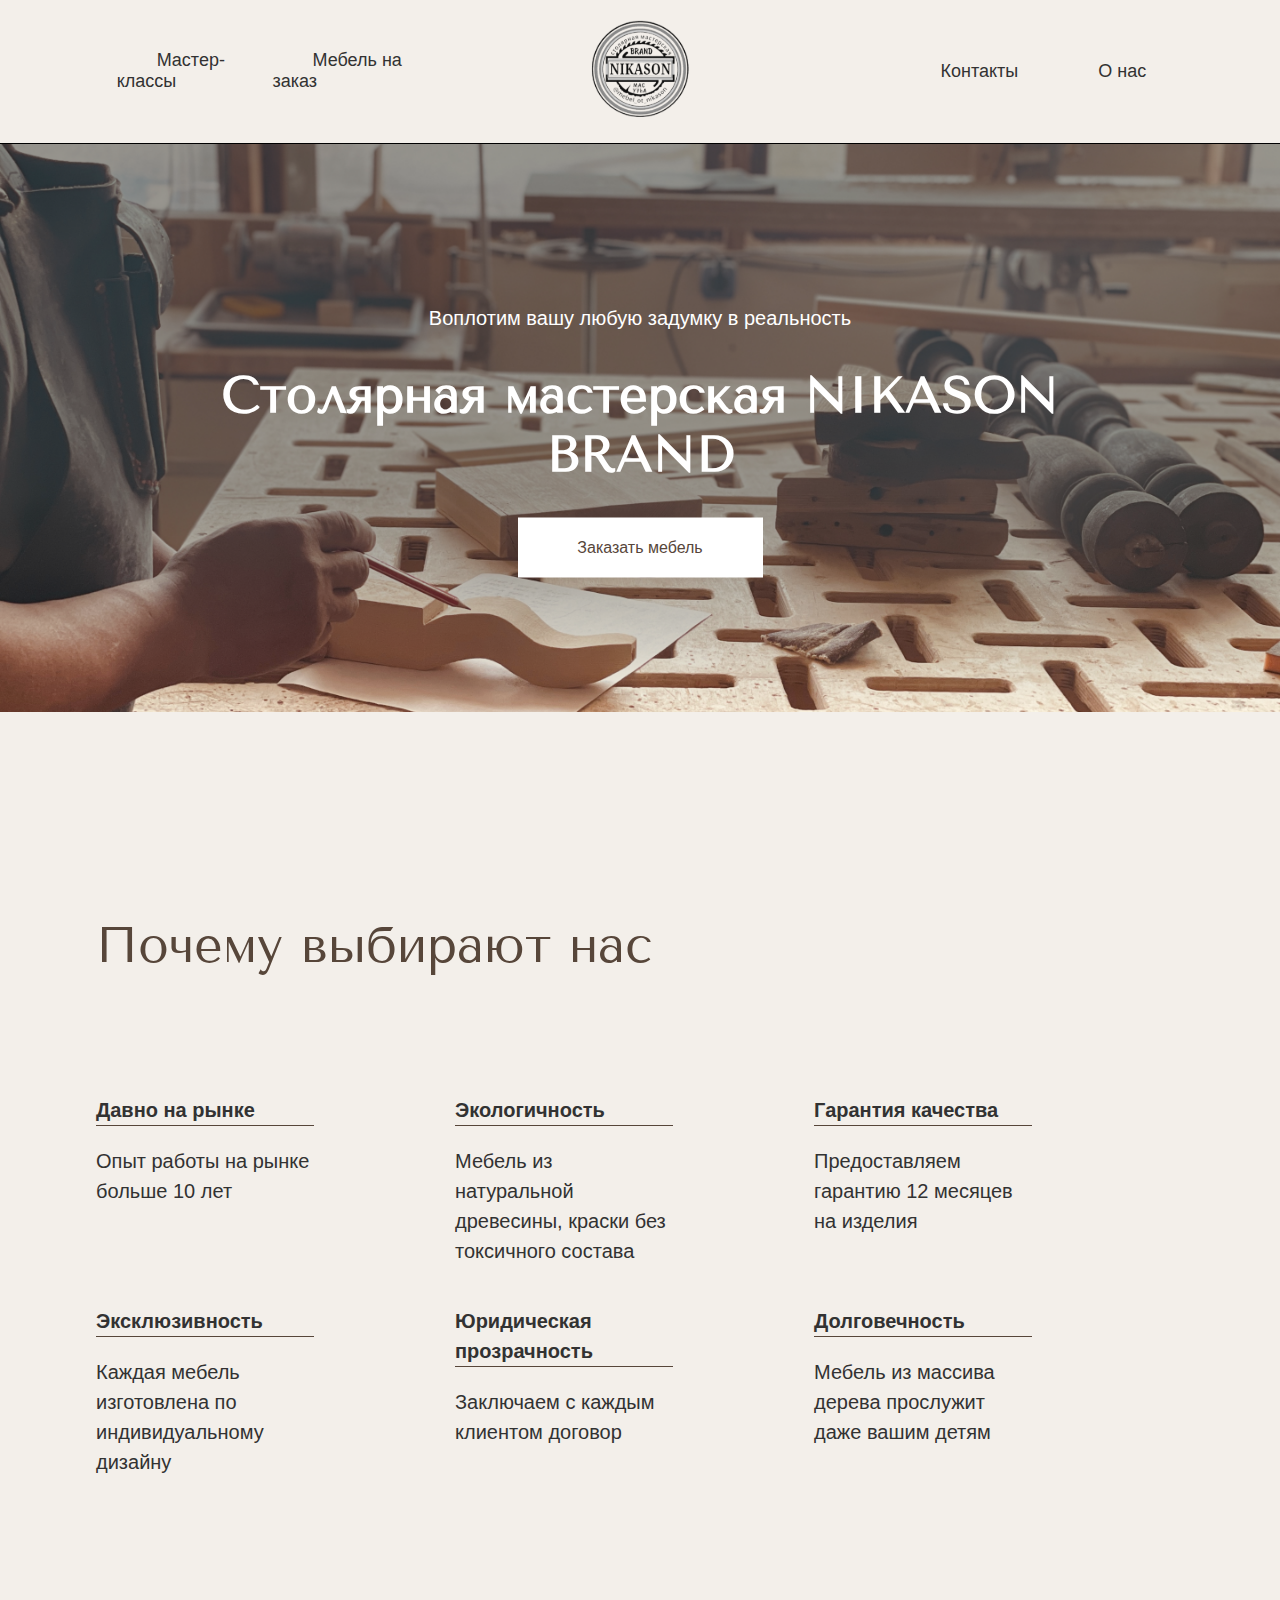
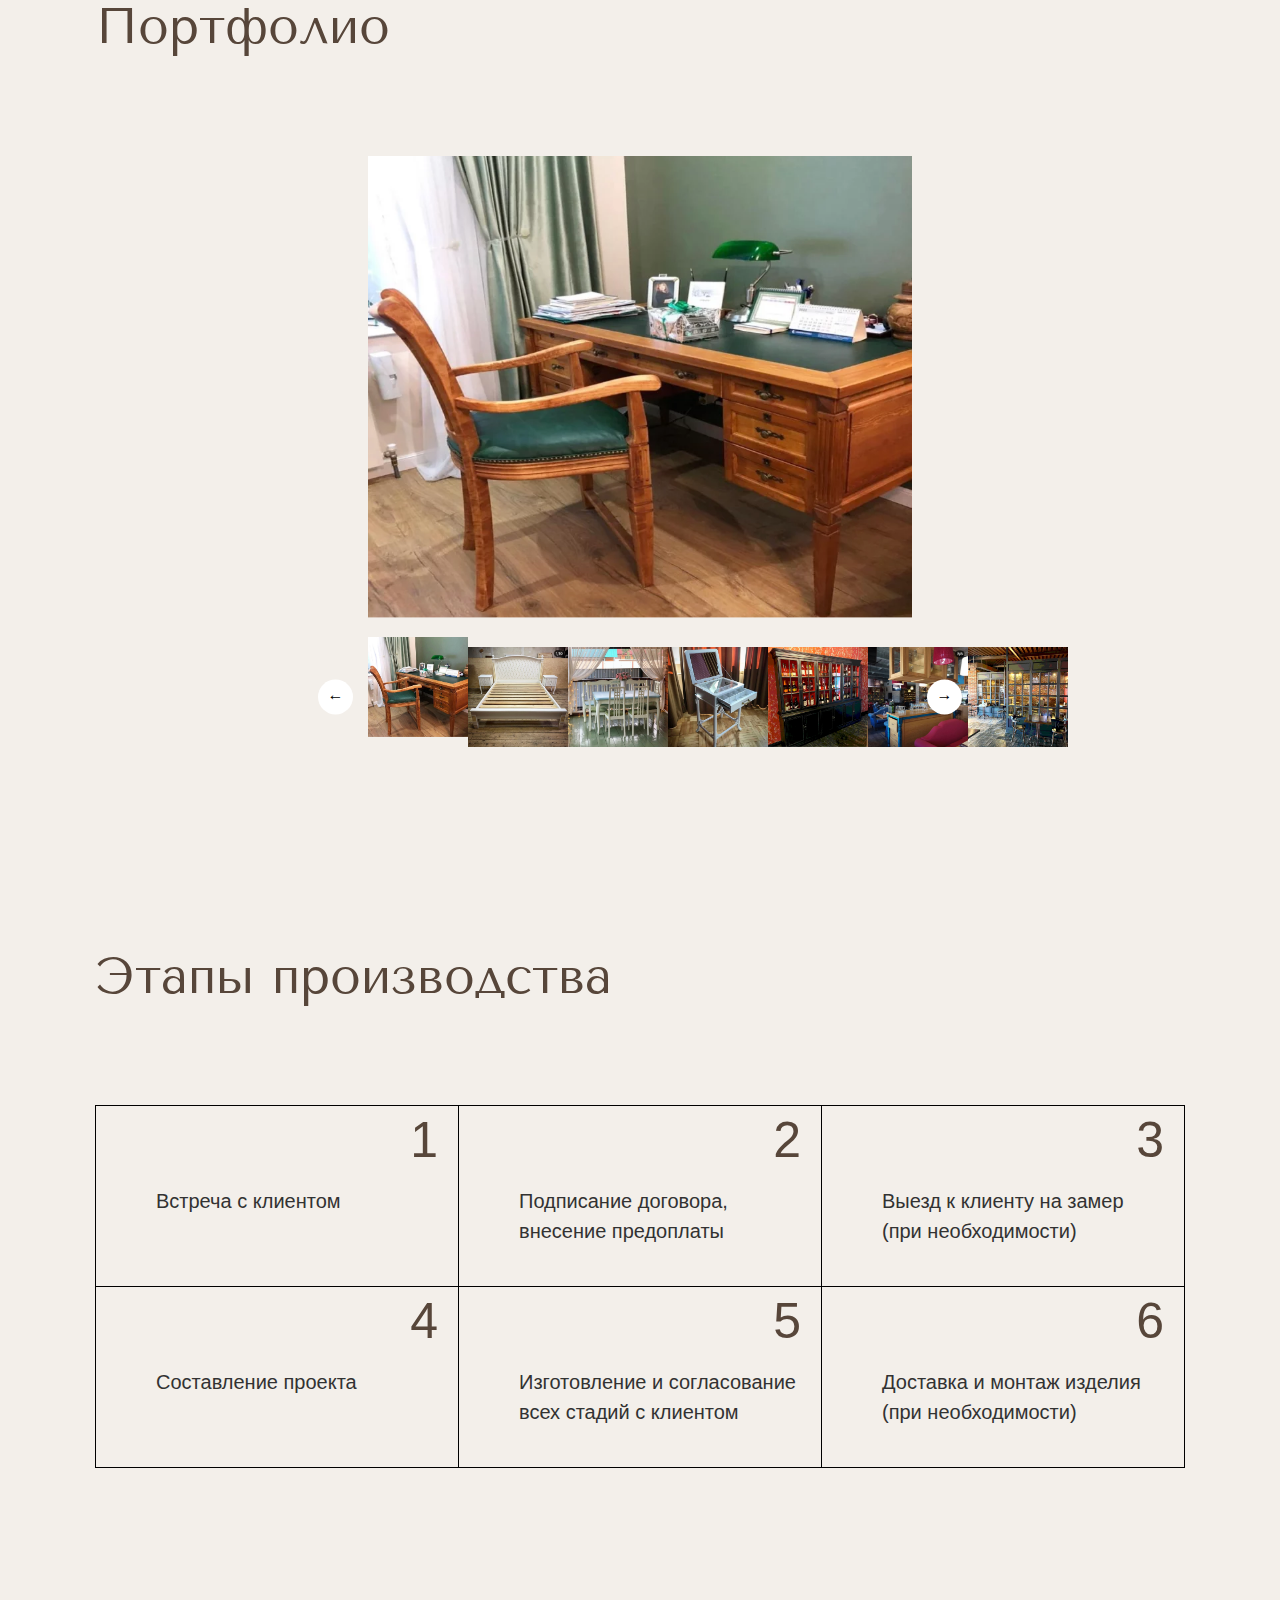
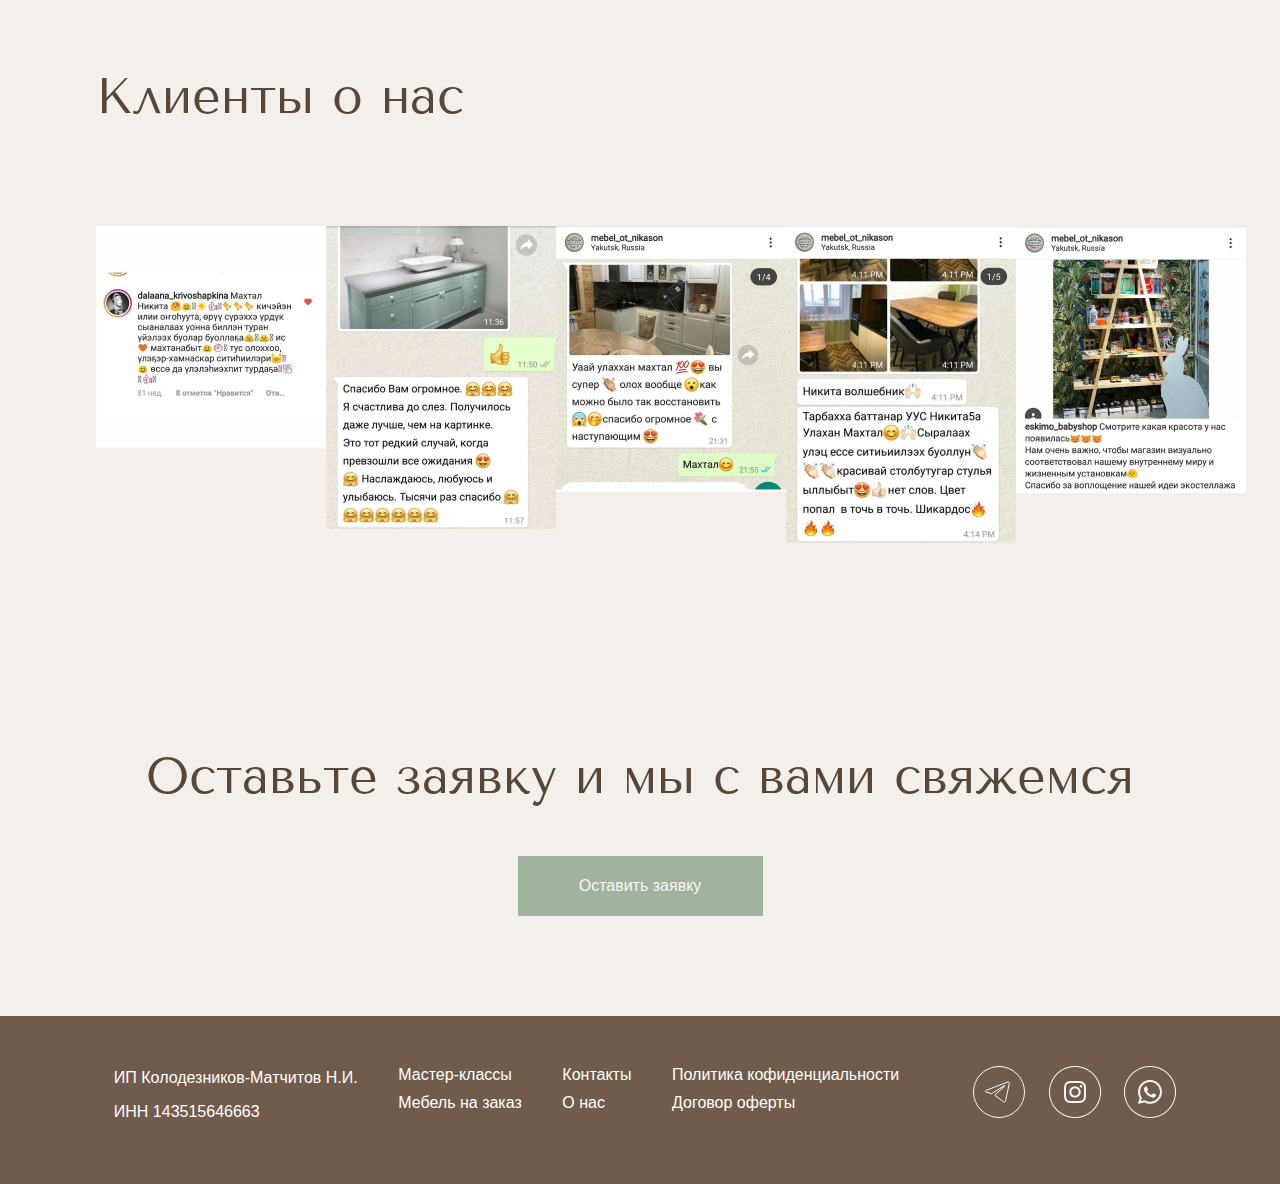
<file: lab1/furniture.html>
<!DOCTYPE html>
<html lang="ru">

<head>
  <meta charset="UTF-8">
  <meta name="viewport" content="width=device-width, initial-scale=1, minimum-scale=1.0">
  <link rel="stylesheet" href="style.css">
  <link rel="stylesheet" href="mobile.css">
  <link rel="preconnect" href="https://fonts.googleapis.com">
  <link rel="preconnect" href="https://fonts.gstatic.com" crossorigin>
  <link href="https://fonts.googleapis.com/css2?family=Tenor+Sans&display=swap" rel="stylesheet">
  <title>Мебель на заказ</title>
</head>

<body>
  <div class="modal_wrapper" style="display: none;">
    <div class="modal">
      <div class="modal_close" onclick="toggleModal(false)">✖</div>
      <p>Оставьте заявку</p>
      <input type="text" id="name" placeholder="Имя" />
      <input type="text" id="phone" placeholder="Телефон" />
      <input type="button" class="send" value="Отправить" />
    </div>
  </div>

  <header class="header">
    <div class="header__open">
      <div class="header__hamburger">
        <div></div>
        <div></div>
        <div></div>
      </div>
    </div>
    <div class="header__inner">
      <div class="header__close">✖</div>
      <nav class="nav">
        <ul class="nav__list">
          <li class="nav__item">
            <a href="master.html" class="header__link">Мастер-классы</a>
          </li>
          <li class="header__item">
            <a href="furniture.html" class="header__link">Мебель на заказ</a>
          </li>
        </ul>
  
        <div class="nav__item">
          <a href="index.html">
            <img src="img/logo.svg" class="header__logo-pic" alt="logo">
          </a>
        </div>
  
        <ul class="nav__list">
          <li class="nav__item">
            <a href="#" class="header__link_contacts">Контакты</a>
          </li>
          <li class="nav__item">
            <a href="info.html" class="header__link">О нас</a>
          </li>
        </ul>
      </nav>
    </div>
  </header>

  <section class="custom_furniture">
    <img src="img/furniture/IMG_6437 1.png" alt="Столярная" class="header_image">
    <div class="furniture_describe">
      <p>Воплотим вашу любую задумку в реальность</p>
      <h1>Столярная мастерская NIKASON BRAND</h1>
      <button class="header_cont_image-button">Заказать мебель</button>
    </div>
  </section>
  <main class="container_main furniture">
    <h1 class="header_why_we">
      Почему выбирают нас
    </h1>
    <section class="answers">
      <div class="answer">
        <p class="headers_p_main">
          Давно на рынке
        </p>
        <div class="headers_rectangle"></div>
        <p class="headers_description">
          Опыт работы на рынке больше 10 лет
        </p>
      </div>
      <div class="answer">
        <p class="headers_p_main">
          Экологичность
        </p>
        <div class="headers_rectangle"></div>
        <p class="headers_description">
          Мебель из натуральной древесины, краски без токсичного состава
        </p>
      </div>
      <div class="answer">
        <p class="headers_p_main">
          Гарантия качества
        </p>
        <div class="headers_rectangle"></div>
        <p class="headers_description">
          Предоставляем гарантию 12 месяцев на изделия
        </p>
      </div>
      <div class="answer">
        <p class="headers_p_main">
          Эксклюзивность
        </p>
        <div class="headers_rectangle"></div>
        <p class="headers_description">
          Каждая мебель изготовлена по индивидуальному дизайну
        </p>
      </div>
      <div class="answer">
        <p class="headers_p_main">
          Юридическая прозрачность
        </p>
        <div class="headers_rectangle"></div>
        <p class="headers_description">
          Заключаем с каждым клиентом договор
        </p>
      </div>
      <div class="answer">
        <p class="headers_p_main">
          Долговечность
        </p>
        <div class="headers_rectangle"></div>
        <p class="headers_description">
          Мебель из массива дерева прослужит даже вашим детям
        </p>
      </div>
    </section>

    <section class="porfolio">
      <h1>Портфолио</h1>
      <div class="slider case_portfolio">
        <div class="main_slides_wrapper">
          <div class="main_photo">
            <img src="img/furniture/1.png" />
          </div>
        </div>
        <div class="controls">
          <div class="button prev" style="display: none;">←</div>
          <div class="button next">→</div>
        </div>
        <div class="desktop_slides">
          <div class="button prev">←</div>
          <div class="slides d_flex justify_content_between width_100 pos_rel">
            <img src="img/furniture/1.png" class="current" alt="Фото 1" />
            <img src="img/furniture/2.png" alt="Фото 2" />
            <img src="img/furniture/3.png" alt="Фото 3" />
            <img src="img/furniture/4.png" alt="Фото 4" />
            <img src="img/furniture/5.png" alt="Фото 5" />
            <img src="img/furniture/6.png" alt="Фото 6" />
            <img src="img/furniture/7.png" alt="Фото 7" />
          </div>
          <div class="button next">→</div>
        </div>
      </div>
    </section>

    <section class="stages">
      <h1>
        Этапы производства
      </h1>
      <div class="stages_table">
        <div class="grid_container">
          <div class="grid_item">
            <span>1</span>
            <p>Встреча с клиентом</p>
          </div>
          <div class="grid_item">
            <span>2</span>
            <p>Подписание договора, внесение предоплаты</p>
          </div>
          <div class="grid_item"><span>3</span>
            <p>Выезд к клиенту на замер (при необходимости)</p>
          </div>
          <div class="grid_item"><span>4</span>
            <p>Составление проекта</p>
          </div>
          <div class="grid_item"><span>5</span>
            <p>Изготовление и согласование всех стадий с клиентом</p>
          </div>
          <div class="grid_item"><span>6</span>
            <p>Доставка и монтаж изделия (при необходимости)</p>
          </div>
        </div>
      </div>
    </section>

    <section class="about">
      <h1>
        Клиенты о нас
      </h1>
      <div class="slider">
        <div class="controls">
          <div class="button prev" style="display: none;">←</div>
          <div class="button next">→</div>
        </div>
        <div class="slider_container reviews">
          <div class="slide">
            <a href="/" class="header__logo-link">
              <img src="img/furniture/IMG_4714 1.png" alt="Столярная" class="header_cont_image-pic">
            </a>
          </div>
          <div class="slide">
            <a href="/" class="header__logo-link">
              <img src="img/furniture/IMG_4707 1.png" alt="Столярная" class="header_cont_image-pic">
            </a>
          </div>
          <div class="slide">
            <a href="/" class="header__logo-link">
              <img src="img/furniture/IMG_4708 1.png" alt="Столярная" class="header_cont_image-pic">
            </a>
          </div>
          <div class="slide">
            <a href="/" class="header__logo-link">
              <img src="img/furniture/IMG_4712 1.png" alt="Столярная" class="header_cont_image-pic">
            </a>
          </div>
          <div class="slide">
            <a href="/" class="header__logo-link">
              <img src="img/furniture/IMG_4715 1.png" alt="Столярная" class="header_cont_image-pic">
            </a>
          </div>
        </div>
      </div>
    </section>

    <section class="application">
      <h1 class="application_title">
        Оставьте заявку и мы с вами свяжемся
      </h1>
      <div class="application_button">
        <button onclick="toggleModal(true)">Оставить заявку</button>
      </div>
    </section>
  </main>


  <footer class="footer">
    <div class="footer-inner">
      <div class="footer-text">
        <div class="info">
          <p>ИП Колодезников-Матчитов Н.И.</p>
          <p>ИНН 143515646663</p>
        </div>
        <div class="links">
          <a href="#" class="link">Мастер-классы</a>
          <a href="#" class="link">Мебель на заказ</a>
        </div>
        <div class="links">
          <a href="#" class="link">Контакты</a>
          <a href="#" class="link">О нас</a>
        </div>
        <div class="links">
          <a href="#" class="link">Политика кофиденциальности</a>
          <a href="#" class="link">Договор оферты</a>
        </div>
      </div>
      <small class="footer-inner__link">
        <a href="#"><img src="img/tg_white.svg" alt="inst"></a>
        <a href="#"><img src="img/inst_white.png" alt="inst"></a>
        <a href="#"><img src="img/wh_white.png" alt="wh"></a>
      </small>
    </div>
  </footer>
  <script src="js/script.js"></script>
</body>

</html>
</file>
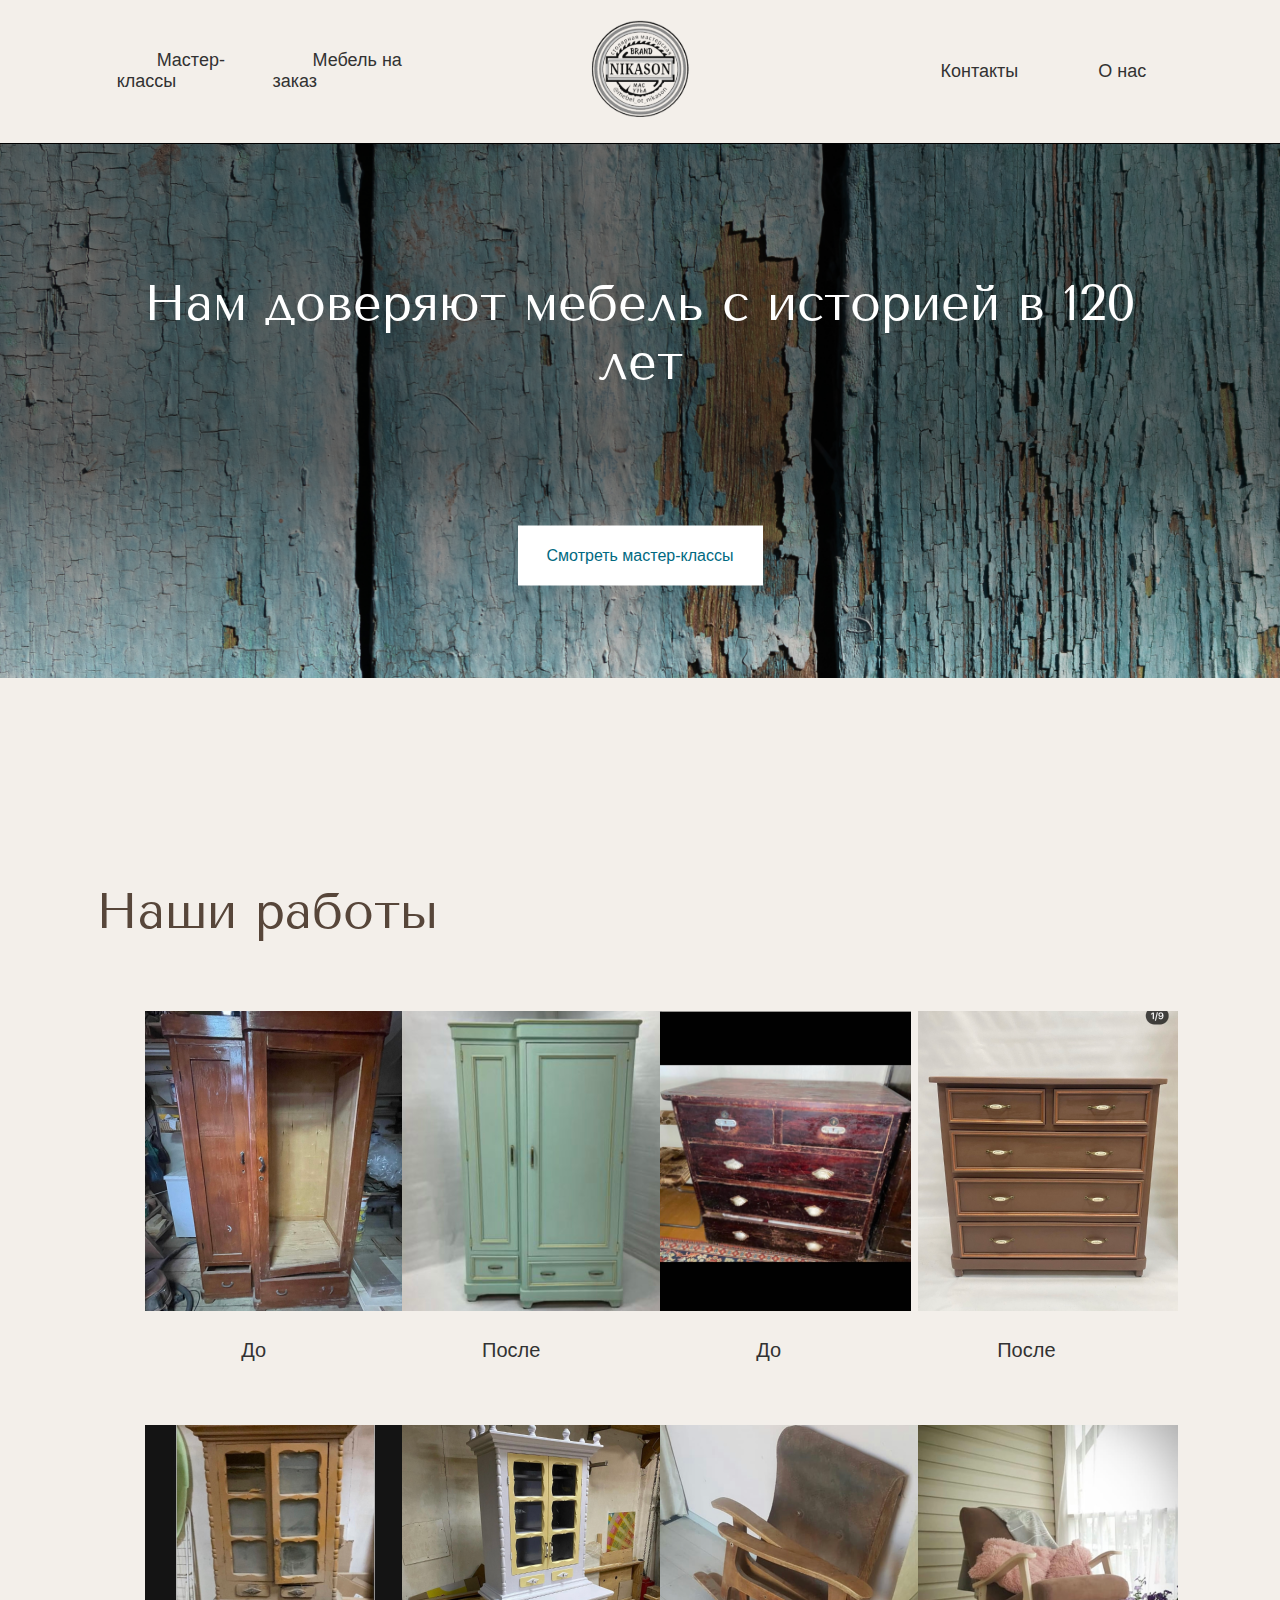
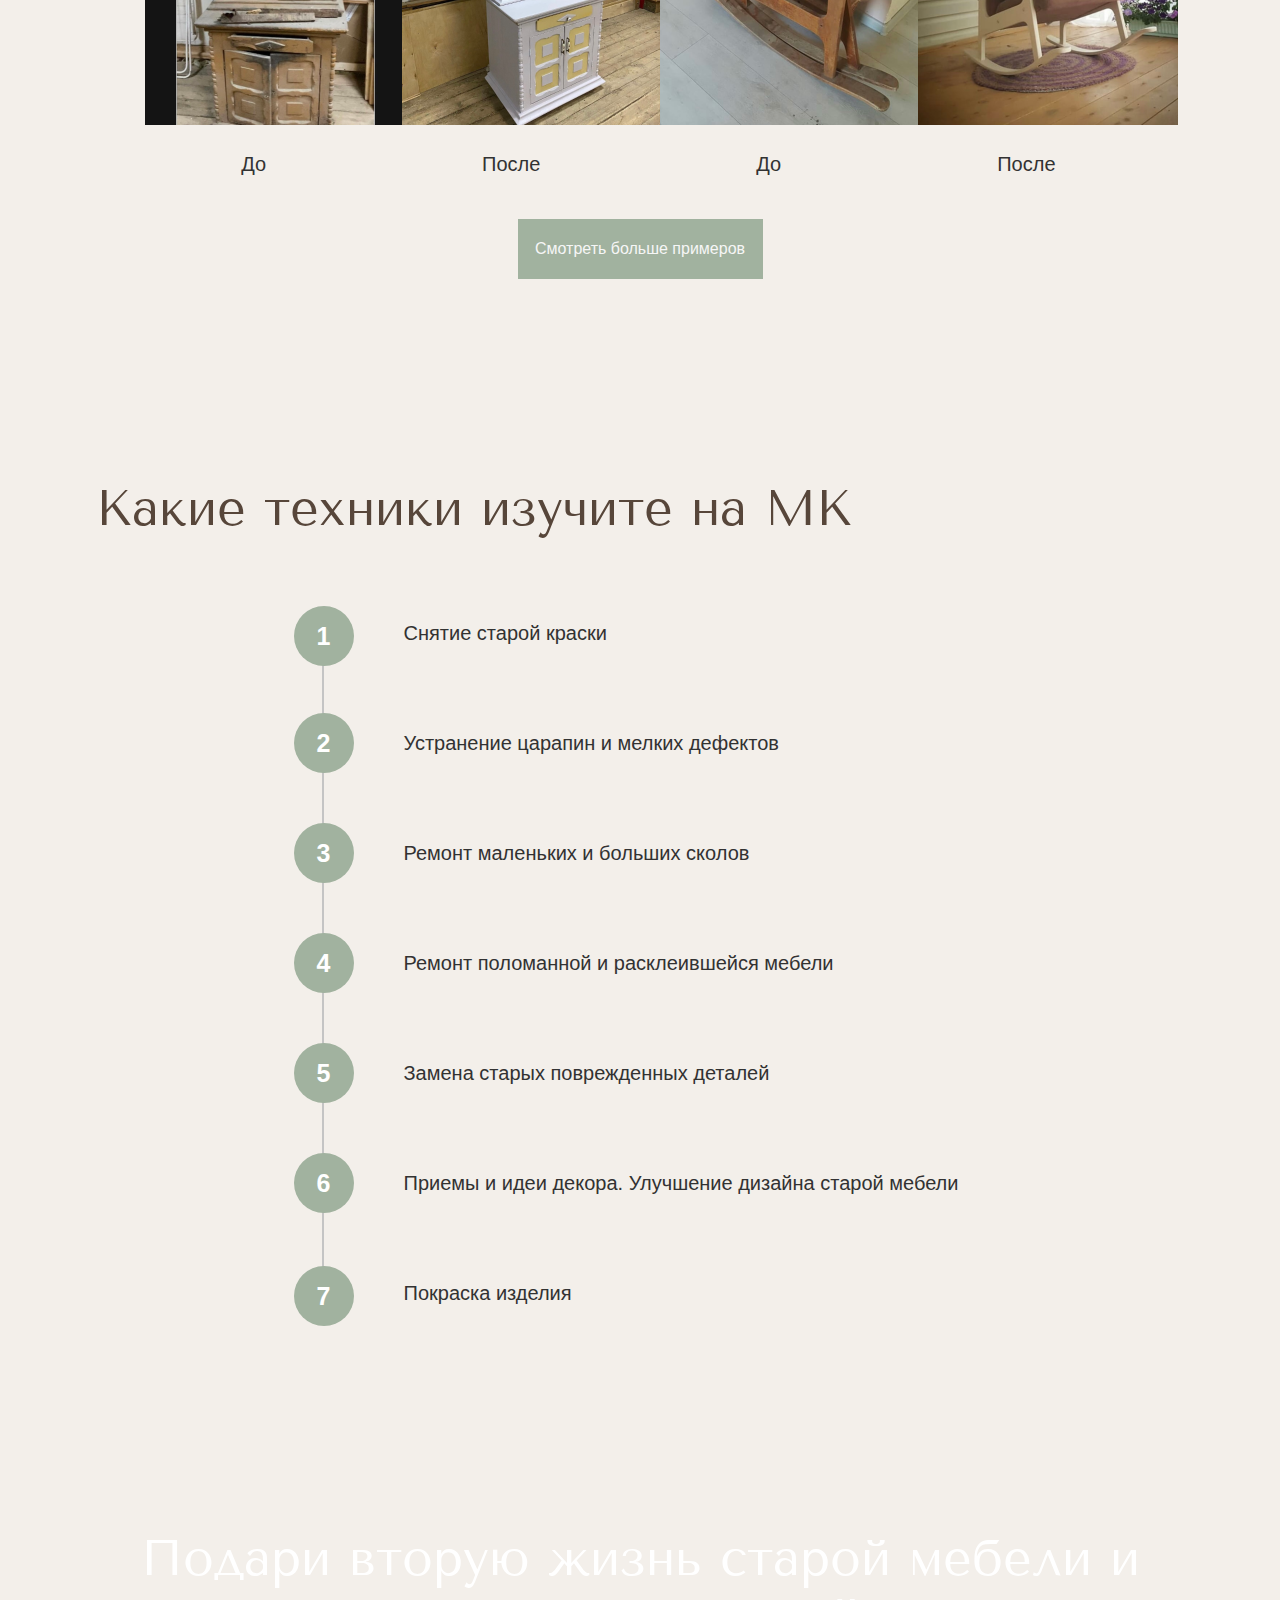
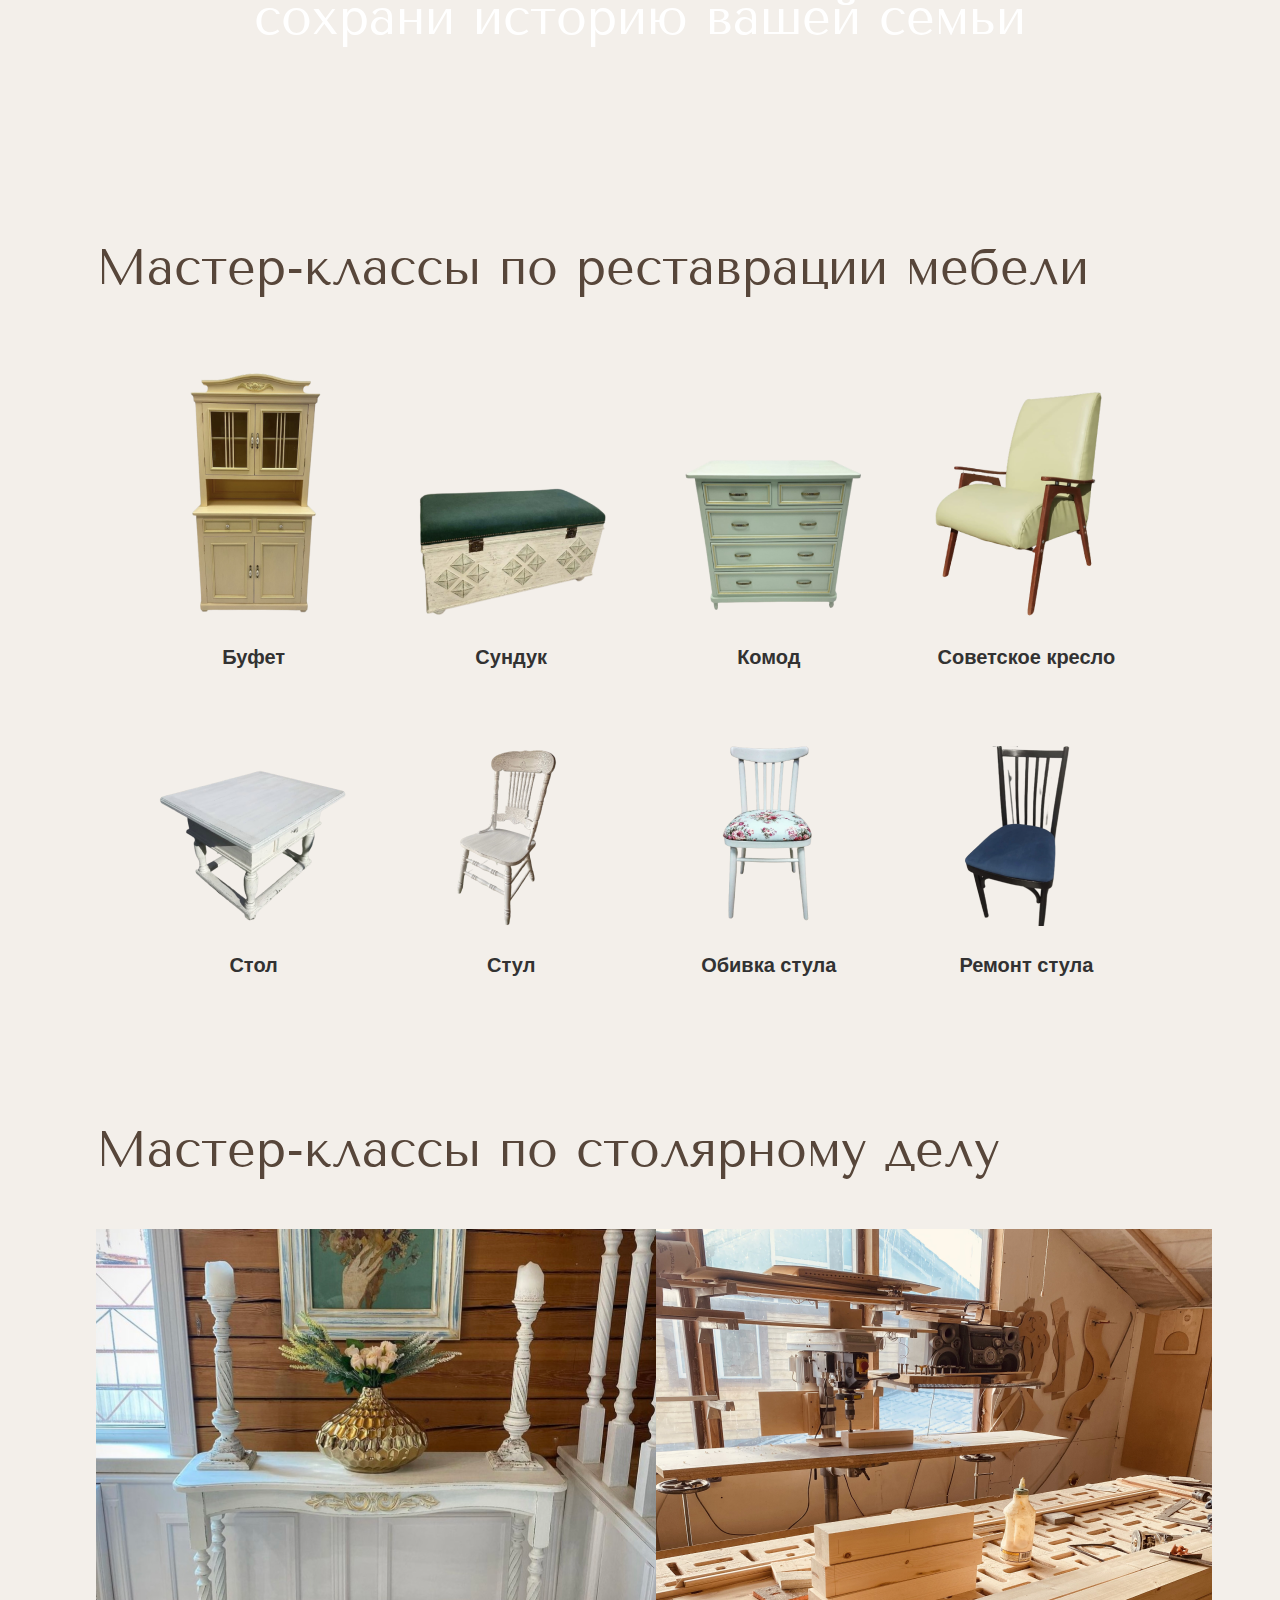
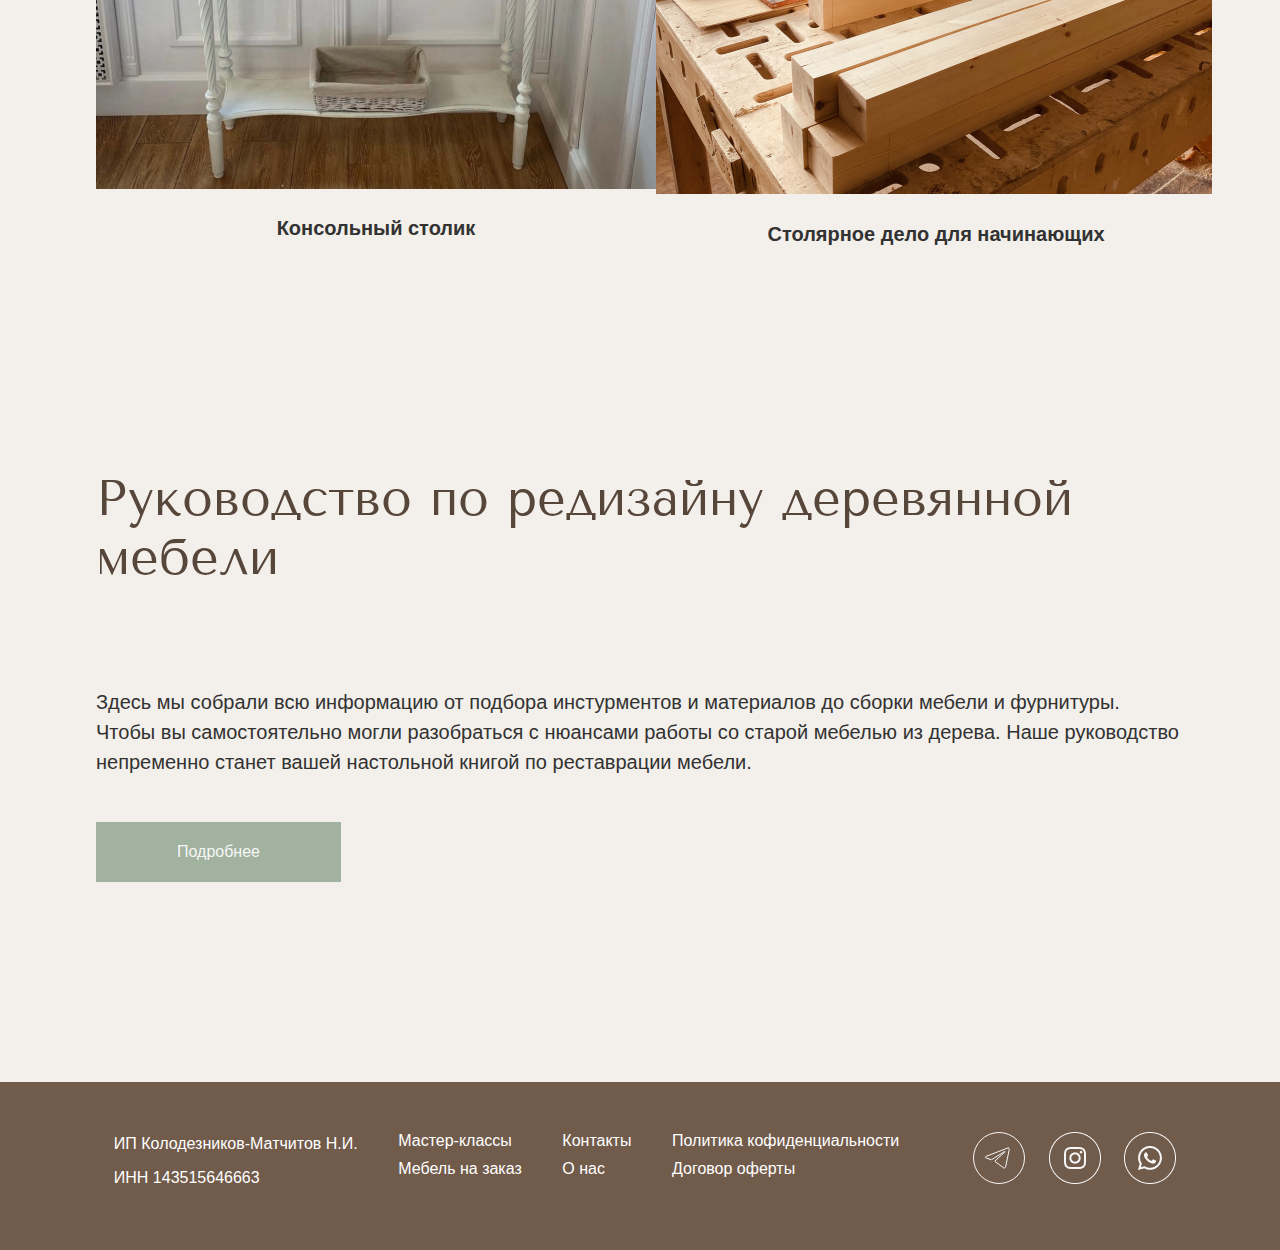
<file: lab1/master.html>
<!DOCTYPE html>
<html lang="ru">

<head>
  <meta charset="UTF-8">
  <meta name="viewport" content="width=device-width, initial-scale=1, minimum-scale=1.0">
  <link rel="stylesheet" href="style.css">
  <link rel="stylesheet" href="mobile.css">
  <link rel="preconnect" href="https://fonts.googleapis.com">
  <link rel="preconnect" href="https://fonts.gstatic.com" crossorigin>
  <link href="https://fonts.googleapis.com/css2?family=Tenor+Sans&display=swap" rel="stylesheet">
  <title>Мастер-классы</title>
</head>

<body>
  <header class="header">
    <div class="header__open">
      <div class="header__hamburger">
        <div></div>
        <div></div>
        <div></div>
      </div>
    </div>
    <div class="header__inner">
      <div class="header__close">✖</div>
      <nav class="nav">
        <ul class="nav__list">
          <li class="nav__item">
            <a href="master.html" class="header__link">Мастер-классы</a>
          </li>
          <li class="header__item">
            <a href="furniture.html" class="header__link">Мебель на заказ</a>
          </li>
        </ul>
  
        <div class="nav__item">
          <a href="index.html">
            <img src="img/logo.svg" class="header__logo-pic" alt="logo">
          </a>
        </div>
  
        <ul class="nav__list">
          <li class="nav__item">
            <a href="#" class="header__link_contacts">Контакты</a>
          </li>
          <li class="nav__item">
            <a href="info.html" class="header__link">О нас</a>
          </li>
        </ul>
      </nav>
    </div>
  </header>

  <section class="main_fact">
    <img class="fact_image" src="img/master/majid-gheidarlou-LuI6euS7Dno-unsplash 1.png" alt="background">
    <div class="fact_text">
      <h1 class="fact_text_h">Нам доверяют мебель с историей в 120 лет</h1>
      <button class="button_info">Смотреть мастер-классы</button>
    </div>
  </section>

  <main class="container_main master">

    <section class="container_our_works">
      <h1 class="str_h">Наши работы</h1>
      <div class="our_works_pictures double_container">
        <div class="our_works_pictures_img double_container_item">
          <img src="img/master/Rectangle 53.png" alt="1.1">
          <p >До</p>
        </div>
        <div class="our_works_pictures_img double_container_item">
          <img src="img/master/Rectangle 54.png" alt="1.2">
          <p>После</p>
        </div>
        <div class="our_works_pictures_img double_container_item">
          <img src="img/master/Rectangle 55.png" alt="1.3">
          <p>До</p>
        </div>
        <div class="our_works_pictures_img double_container_item">
          <img src="img/master/Rectangle 56.png" alt="1.4">
          <p>После</p>
        </div>
        <div class="our_works_pictures_img double_container_item">
          <img src="img/master/Rectangle 57.png" alt="2.1">
          <p>До</p>
        </div>
        <div class="our_works_pictures_img double_container_item">
          <img src="img/master/Rectangle 59.png" alt="2.2">
          <p>После</p>
        </div>
        <div class="our_works_pictures_img double_container_item">
          <img src="img/master/Rectangle 58.png" alt="2.3">
          <p>До</p>
        </div>
        <div class="our_works_pictures_img double_container_item">
          <img src="img/master/Rectangle 60.png" alt="2.4">
          <p>После</p>
        </div>
      </div>
      <button class="our_works_button">Смотреть больше примеров</button>
    </section>
    <section class="enum_technique">
      <h1 class="str_h">Какие техники изучите на МК</h1>
      <div class="list__box">
        <ul>
          <li>
            <div class="number">1</div>
            <p>Снятие старой краски</p>
          </li>
          <li>
            <div class="number">2</div>
            <p>Устранение царапин и мелких дефектов</p>
          </li>
          <li>
            <div class="number">3</div>
            <p>Ремонт маленьких и больших сколов</p>
          </li>
          <li>
            <div class="number">4</div>
            <p>Ремонт поломанной и расклеившейся мебели</p>
          </li>
          <li>
            <div class="number">5</div>
            <p>Замена старых поврежденных деталей</p>
          </li>
          <li>
            <div class="number">6</div>
            <p>Приемы и идеи декора. Улучшение дизайна старой мебели</p>
          </li>
          <li>
            <div class="number">7</div>
            <p>Покраска изделия</p>
          </li>
        </ul>
      </div>
    </section>
    
  </main>
    
  <section class="container_img_h wooden_background">
    <h1 class="header_image_h abs_text_head">Подари вторую жизнь старой мебели и сохрани историю вашей семьи</h1>
  </section>
    
  <main class="container_main master"> 
  
    <section class="resravration_master">
      <h1 class="str_h">Мастер-классы по реставрации мебели</h1>
      <div class="resravration_master_pictures double_container">
        <div class="resravration_master_pictures_img double_container_item">
          <img src="img/master/IMG_5633 1.png" alt="1.1">
          <p>Буфет</p>
        </div>
        <div class="resravration_master_pictures_img double_container_item">
          <img src="img/master/IMG_5768 1.png" alt="1.2">
          <p>Сундук</p>
        </div>
        <div class="resravration_master_pictures_img double_container_item">
          <img src="img/master/IMG_5643 1.png" alt="1.3">
          <p>Комод</p>
        </div>
        <div class="resravration_master_pictures_img double_container_item">
          <img src="img/master/IMG_5891 1.png" alt="1.4">
          <p>Советское кресло</p>
        </div>
        <div class="resravration_master_pictures_img double_container_item">
          <img src="img/master/IMG_5766 1.png" alt="2.1">
          <p>Стол</p>
        </div>
        <div class="resravration_master_pictures_img double_container_item">
          <img src="img/master/IMG_5689 1.png" alt="2.2">
          <p>Стул</p>
        </div>
        <div class="resravration_master_pictures_img double_container_item">
          <img src="img/master/IMG_5840 1.png" alt="2.3">
          <p>Обивка стула</p>
        </div>
        <div class="resravration_master_pictures_img double_container_item">
          <img src="img/master/IMG_5756 1.png" alt="2.4">
          <p>Ремонт стула</p>
        </div>
      </div>
    </section>
    <section class="stolyar_deal">
      <h1 class="str_h">Мастер-классы по столярному делу</h1>
      <div class="stolyar_deal_pictures">
        <div class="stolyar_deal_pictures_img">
          <img src="img/master/Rectangle 44.png" alt="консоль">
          <p>Консольный столик</p>
        </div>
        <div class="stolyar_deal_pictures_img">
          <img src="img/master/milan-popovic-BmyXTxyDL-I-unsplash 1.png" alt="столяр">
          <p>Столярное дело для начинающих</p>
        </div>
      </div>
    </section>
    <section class="manual_about_redesign">
      <div class="manual_about_redesign_description">
        <h1 class="str_h">Руководство по редизайну деревянной мебели</h1>
        <p class="manual_text">Здесь мы собрали всю информацию от подбора инстурментов и материалов до сборки
          мебели и фурнитуры. Чтобы вы самостоятельно могли разобраться с нюансами работы со старой мебелью из дерева.
          Наше руководство непременно станет вашей настольной книгой по реставрации мебели.</p>
        <button class="manual_about_redesign_button">Подробнее</button>
      </div>
      <div class="rectangle"></div>
    </section>
  </main>

  <footer class="footer">
    <div class="footer-inner">
      <div class="footer-text">
        <div class="info">
          <p>ИП Колодезников-Матчитов Н.И.</p>
          <p>ИНН 143515646663</p>
        </div>
        <div class="links">
          <a href="#" class="link">Мастер-классы</a>
          <a href="#" class="link">Мебель на заказ</a>
        </div>
        <div class="links">
          <a href="#" class="link">Контакты</a>
          <a href="#" class="link">О нас</a>
        </div>
        <div class="links">
          <a href="#" class="link">Политика кофиденциальности</a>
          <a href="#" class="link">Договор оферты</a>
        </div>
      </div>
      <small class="footer-inner__link">
        <a href="#"><img src="img/tg_white.svg" alt="inst"></a>
        <a href="#"><img src="img/inst_white.png" alt="inst"></a>
        <a href="#"><img src="img/wh_white.png" alt="wh"></a>
      </small>
    </div>
  </footer>
</body>

</html>
</file>
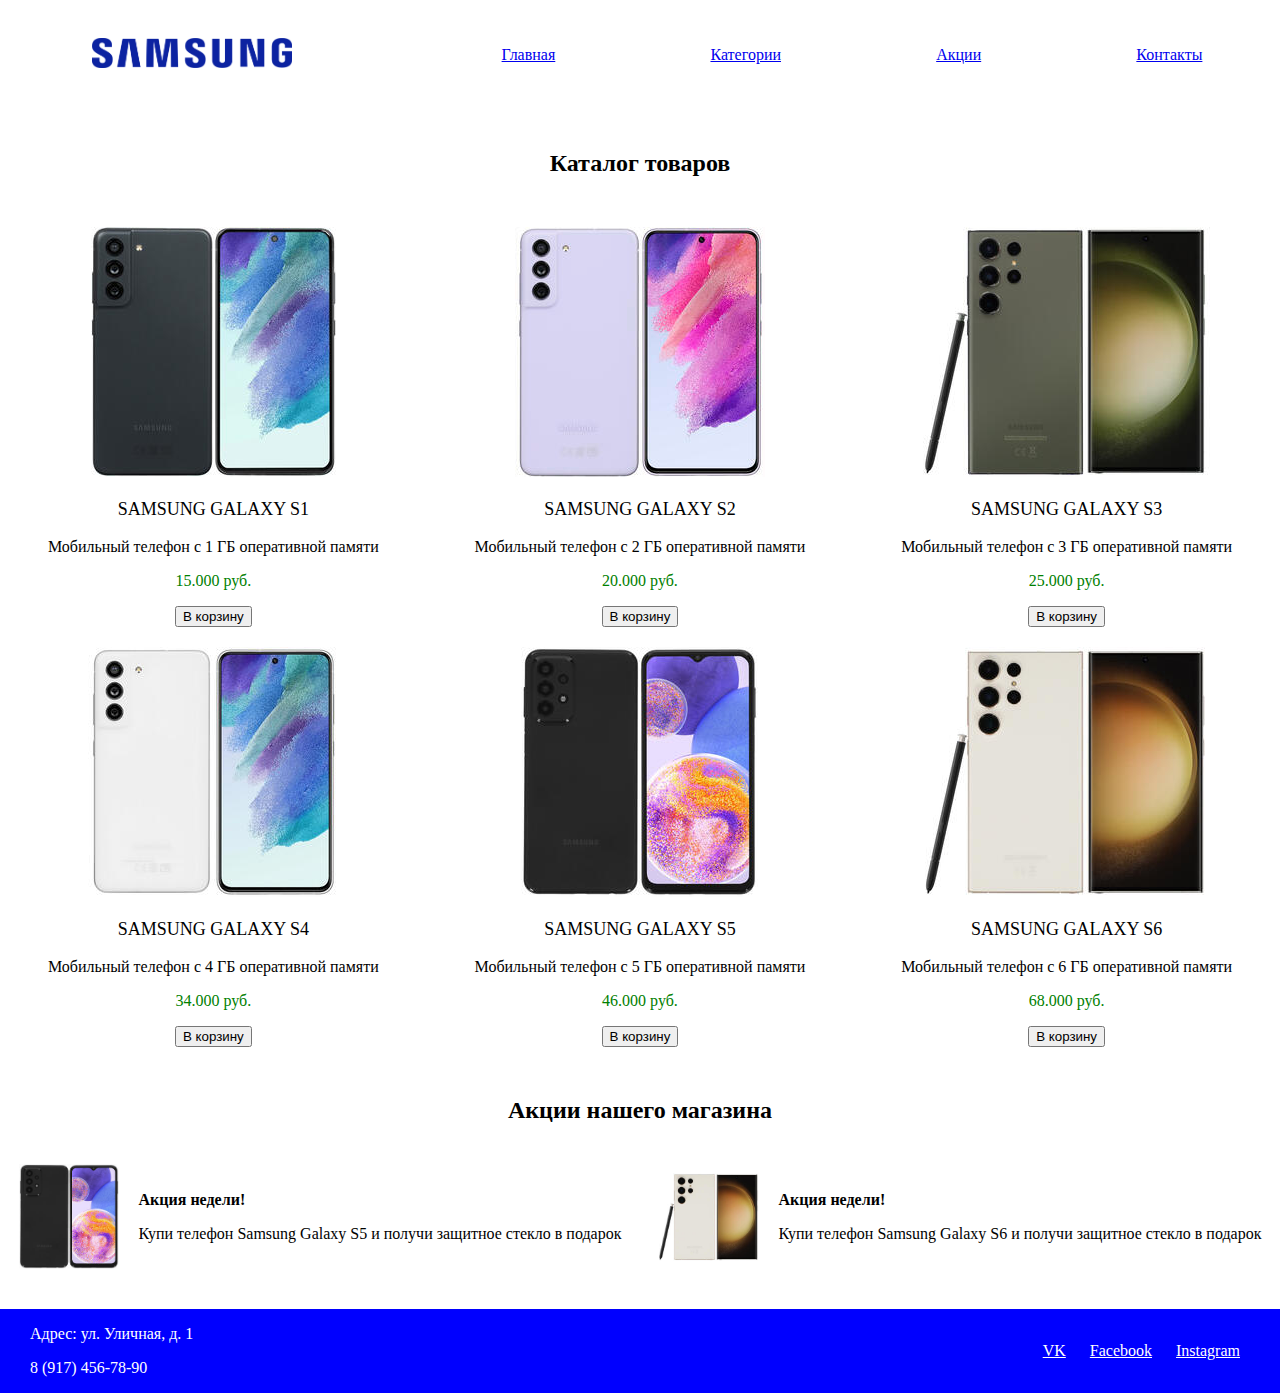
<file: кр/main.html>
<!DOCTYPE html>
<html lang="ru">

<head>
  <meta charset="UTF-8">
  <meta name="viewport" content="width=dev  ice-width, initial-scale=1, minimum-scale=1.0">
  <link rel="stylesheet" href="lab.css">
  <title>Интернет-магазин</title>
</head>

<body>
  <div class="modal_wrapper add" style="display: none;">
    <div class="modal">
      <div class="modal_close" onclick="this.closest('.modal_wrapper').style.display = 'none'">✖</div>
      <p class="modal_heading">Добавление товара</p>
      <div id="cart_content"></div>
      <input type="button" id="open_cart" value="Перейти в корзину" />
    </div>
  </div>

  <div class="modal_wrapper cart" style="display: none;">
    <div class="modal">
      <div class="modal_close" onclick="this.closest('.modal_wrapper').style.display = 'none'">✖</div>
      <p class="modal_heading">Корзина</p>
      <div id="cart_products"></div>
      <input type="button" class="send" value="Оформить заказ" />
    </div>
  </div>
  
  <div class="img_wrapper" style="display: none;">
    <div class="content">
      <div class="modal_close" onclick="this.closest('.img_wrapper').style.display = 'none'">✖</div>
      <div id="image">

      </div>
    </div>
  </div>

  <header class="header">
    <div class="header_content">
      <div class="header_logo">
        <img src="pic/logo.png" alt="logo" />
      </div>
      <div class="header_menu">
        <ul>
          <li><a href="#">Главная</a></li>
          <li><a href="#">Категории</a></li>
          <li><a href="#">Акции</a></li>
          <li><a href="#">Контакты</a></li>
        </ul>
      </div>
    </div>
  </header>

  <main>
    <section class="products">
      <h2>Каталог товаров</h2>
      <div class="product_list">
        <div class="product" id="product-1">
          <div class="product_image">
            <img src="pic/1.jpg" alt="Товар 1" />
          </div>
          <div class="product_info">
            <p class="product_name">Samsung Galaxy S1</p>
            <p class="product_description">Мобильный телефон с 1 ГБ оперативной памяти</p>
            <p class="product_price">15.000 руб.</p>
            <button class="to_cart">В корзину</button>
          </div>
        </div>
        <div class="product" id="product-2">
          <div class="product_image">
              <img src="pic/2.jpg" alt="Товар 1" />
          </div>
          <div class="product_info">
            <p class="product_name">Samsung Galaxy S2</p>
            <p class="product_description">Мобильный телефон с 2 ГБ оперативной памяти</p>
            <p class="product_price">20.000 руб.</p>
            <button class="to_cart">В корзину</button>
          </div>
        </div>
        <div class="product" id="product-3">
          <div class="product_image">
              <img src="pic/3.jpg" alt="Товар 1" />
          </div>
          <div class="product_info">
            <p class="product_name">Samsung Galaxy S3</p>
            <p class="product_description">Мобильный телефон с 3 ГБ оперативной памяти</p>
            <p class="product_price">25.000 руб.</p>
            <button class="to_cart">В корзину</button>
          </div>
        </div>
        <div class="product" id="product-4">
          <div class="product_image">
              <img src="pic/4.jpg" alt="Товар 1" />
          </div>
          <div class="product_info">
            <p class="product_name">Samsung Galaxy S4</p>
            <p class="product_description">Мобильный телефон с 4 ГБ оперативной памяти</p>
            <p class="product_price">34.000 руб.</p>
            <button class="to_cart">В корзину</button>
          </div>
        </div>
        <div class="product" id="product-5">
          <div class="product_image">
              <img src="pic/5.jpg" alt="Товар 1" />
          </div>
          <div class="product_info">
            <p class="product_name">Samsung Galaxy S5</p>
            <p class="product_description">Мобильный телефон с 5 ГБ оперативной памяти</p>
            <p class="product_price">46.000 руб.</p>
            <button class="to_cart">В корзину</button>
          </div>
        </div>
        <div class="product" id="product-6">
          <div class="product_image">
              <img src="pic/6.jpg" alt="Товар 1" />
          </div>
          <div class="product_info">
            <p class="product_name">Samsung Galaxy S6</p>
            <p class="product_description">Мобильный телефон с 6 ГБ оперативной памяти</p>
            <p class="product_price">68.000 руб.</p>
            <button class="to_cart">В корзину</button>
          </div>
        </div>
      </div>
    </section>
  
    <section class="new">
      <h2>Акции нашего магазина</h2>
      <div class="new_offers">
          <div class="offer">
              <img src="pic/5.jpg" alt="Акция" />
              <div class="offer_info">
                  <p class="offer_heading">Акция недели!</p>
                  <p class="offer_description">Купи телефон Samsung Galaxy S5 и получи защитное стекло в подарок</p>
              </div>
          </div>
          <div class="offer">
              <img src="pic/6.jpg" alt="Акция" />
              <div class="offer_info">
                  <p class="offer_heading">Акция недели!</p>
                  <p class="offer_description">Купи телефон Samsung Galaxy S6 и получи защитное стекло в подарок</p>
              </div>
          </div>
      </div>
    </section>
  </main>

  <footer class="footer">
    <div class="footer_info">
        <div class="footer_store_info">
            <p>Адрес: ул. Уличная, д. 1</p>
            <p>8 (917) 456-78-90</p>
        </div>
        <div class="footer_social">
            <a href="#">VK</a>
            <a href="#">Facebook</a>
            <a href="#">Instagram</a>
        </div>
    </div>
  </footer>
  <script src="script.js"></script>
</body>

</html>
</file>
<file: lab1/style.css>
@font-face {
  font-family: 'Tenor Sans';
  src: url('fonts/TenorSans-Regular.ttf') format('ttf');
}

@font-face {
  font-family: 'Open Sans';
  src: url('fonts/OpenSans-Regular.ttf') format('ttf');
}

@font-face {
  font-family: 'Open Sans Light';
  src: url('fonts/OpenSans-Light.ttf') format('ttf');
}

@font-face {
  font-family: 'Open Sans Bold';
  src: url('fonts/OpenSans-Bold.ttf') format('ttf');
}

.tenor-sans {
  font-family: 'Tenor Sans', sans-serif;
}

* {
  font-family: 'Open Sans', sans-serif;
}

.open-sans-light {
  font-family: 'Open Sans Light', sans-serif;
}

a {
  text-decoration: none;
  color: #323232;
}

h1,
h2 {
  font-size: 50px;
  color: #57463A;
  font-family: 'Tenor Sans', sans-serif;
}

.heading {
  font-size: 48px;
  font-style: normal;
  font-weight: 400;
  line-height: 120%;
}

body {
  margin: 0;
  background: #F3EFEA;
}

p {
  color: #323232;
  font-size: 20px;
  font-style: normal;
  font-weight: 300;
  line-height: 150%;
  /* 27px */
}

button {
  width: 245px;
  height: 60px;
  background: #A1B29F;
  flex-shrink: 0;
  border: 0;
  text-align: center;
  color: #F6F6F6;
  font-size: 16px;
  font-style: normal;
  font-weight: 400;
  line-height: 150%;
  /* 24px */
  cursor: pointer;
}

.container_desription_button {
  margin-top: 74px;
}

.container_desription_logo_ref {
  margin-top: 74px;
  margin-left: 411px;
  text-align: right;
}

.header__close {
  text-align: right;
  padding: 15px 15px 0 0;
  font-size: 20px;
  display: none;
}

.nav{
  display: flex;
  justify-content: space-around;
  padding: 20px 0;
}

.nav__list{
  display: flex;
  align-items: center;
  list-style-type: none;
  justify-content: center;
  width: 25%;
}
.nav__item {
  margin: auto, auto;
}
.nav__list a {
  margin: 0 40px;
  font-size: 18px;
}

.nav__list ul {
  padding: 0;
}


main, .footer-inner{
  max-width: 1800px;
}

header{
  border-bottom: 1px double black;
}

header nav{
  max-width: 1920px;
}

header nav, .footer-inner{
  margin: 0 auto;
}


.d_flex {
  display: flex;
}
.header__item {
  margin: auto, auto;
}

.header__logo-pic {
  width: 100px;
}
.home_page{
  display: flex;
  align-items: center;
  list-style-type: none;
}
.home_page_image {
  width: 45%;
}

.home_page_image .header__logo-pic {
  width: 100%;
}

.centered_div {
  margin: 0 auto;
  display: flex;
  align-items: center;
  list-style-type: none;
}

.service_1{
  background: #e3dace;
}
.services .service_1 .centered_div {
  width: 100%;
}
.service_2{
  background: #D4CDC3;
}

.services .service_1 img {
  display: block;
}

.centered_div .services-descr {
  padding-left: 40px;
}
.services-descr h3{
  font-weight: bold;
  font-family: 'Tenor Sans', sans-serif;
  font-size: 24px !important;
}
.card {
  width: 80%;
  border: 6px solid #a1b29f;
  padding: 7px;
  margin: 50px auto;
  height: 600px;
}

.card .card-border {
  border: 1px solid;
  display: flex;
  justify-content: center;
  align-items: center;
  height: 100%;
  position: relative;
}

.card .card-border .card-border_inner {
  width: 70%;
}

.card .card-border .card-border_inner .str_h {
  margin: 0;
  text-align: center;
}

.card .card-border .card-border_inner img {
  position: absolute;
  right: 80px;
  bottom: 50px;
  width: 200px;
  opacity: 0.6;
}

.link {
  display: block;
}

.custom_furniture, .main_fact{
  position: relative;
}
.custom_furniture img, .main_fact img{
  width: 100%;
}

.furniture_describe{
  position: absolute;
  top: 50%;
  transform: translateY(-50%) translatex(-50%);
  text-align: center;
  left: 50%;
  width: 80%;
}
.furniture_describe p{
  color: #fff !important;
}
.furniture_describe h1{
  color: #fff !important;
}

.header_cont_image-button{
  background: #fff !important;
  color: #57463A !important;
}

.header_why_we{
  font-weight: 100;
  margin-top: 200px;
  margin-bottom: 100px;
}

.answers{
  display: flex;
  flex-wrap: wrap;
  margin-bottom: 100px;
}

.porfolio h1{
  font-weight: 100;
  margin-bottom: 100px;
}

.porfolio .slider {
  width: 50%;
}

.main_photo{
  width: 100%;
}

.main_photo img{

  width: 100%;
}

.main_slides_wrapper {
  overflow-x: hidden;
  margin-bottom: 25px;
}

.slider.case_portfolio .slides img {
  transition: .2s;
  width: 100px;
}

.desktop_slides {
  position: relative;
}

.desktop_slides .button {
  z-index: 1;
}

.desktop_slides .button.prev {
  left: -50px;
}

.desktop_slides .button.next {
  right: -50px;
}

.desktop_slides .current {
  transform: translateY(-10px);
}


.home_page_description {
  margin-left: 50px;
  width: 40%;
}
.home_page_description h1{
  font-family: 'Tenor Sans', sans-serif;
}

.brand_description .str_h{
  font-family: 'Tenor Sans', sans-serif;
}






.brand_description_answers {
  margin-top: 100px;
  display: flex;
  justify-content: space-between;
}

.brand_description_answer {
  border-bottom: 3px solid #715B4B;
  padding: 0 50px;
  box-sizing: border-box;
  text-align: center;
  width: 30%;
}



.grid_container {
  display: grid;
  grid-template-columns: repeat(4, 1fr);
  gap: 1px;
}

.grid_item {
  outline: 1px solid black;
  padding: 20px;
  text-align: center;
}

.stages_table .grid_container {
  grid-template-columns: repeat(3, 1fr);
}




.family_NIKASON_pic {
  width: 704px;
  flex-shrink: 0;
}

.footer {
  background: #715B4B;
  padding: 50px;
  color: #fff;
  font-weight: 100;
}
.footer-inner{
  display: flex;
  justify-content: space-evenly;
}
.footer a {
  color: #fff;
  font-weight: 100;
}

.container_main {
  width: 85%;
  margin: 0 auto;
}

.container_main_b{
  width: 85%;
  margin: 0 auto;
  margin-top: 200px;
}
.history_header .str_h{
  font-weight: 100;
}

.history_descriptions{
  margin-top: 200px;
}
.history_facts{
  display: flex;
  justify-content: space-between;
}

.history_description .str_h{
  font-weight: 100;
}

.history_info{
  margin-top: 200px;
  display: flex;
}

.history_info_pic{
  height: 100%;
}

.history_info_text{
  margin-left: 100px;
}

.history_info_text h2{
  color: #000;
  font-family: Tenor Sans;
  font-size: 24px;
  font-style: normal;
  font-weight: 400;
  line-height: 150%; /* 36px */
}

.history_info_text p{
  font-weight: 400;
}


.history_info_text .base_txt{
  margin-bottom: 50px;
}

.history_philosophy_text{
  margin: 30px;
}
.history_philosophy p{
  text-align: right;
    margin: 40px;
}

.history_description_philosophy .str_h{
  margin-top: 200px;
  margin-bottom: 100px;
}

.history_description_philosophy p{
  text-align: right;
  font-size: 30px !important;
  font-weight: 100;
}
.history_philosophy .str_h{
  margin-top: 200px;
  text-align: left;
}
.history_description_news .str_h{
  margin-top: 200px;
  text-align: left;
}
.history_description_news p{
  margin-bottom: 100px;
}
.history_description_news_photos{
  display: flex;
  justify-content: center;
  align-items: flex-start;
}
.history_description_news_photos img{
  margin-left: 20px;
  margin-right: 20px;
}

.application{
  margin-bottom: 100px;
}
.application_title{
  font-weight: 100;
  margin-top: 200px;
  margin-bottom: 50px;
  text-align: center;
}
.application_button{
  text-align: center;
}

.brand_description,
.product {
  padding: 50px 0;
}
.str_h {
  margin: 50px 0;
  font-weight: 100;
}


.product_description table {
  border-collapse: collapse;
  width: 100%;
  text-align: center;
  margin: 100px 0;
}

.product_description td {
  width: 25%;
  padding: 25px 0;
}

.product_description td p {
  margin: 10px;
}

.family_NIKASON_overview{
  display: flex;

}

.family_NIKASON_overview_description {
  background: #EBEEEB;
  padding-left: 50px;
  display: flex;
  flex-direction: column;
  width: 60%;
  justify-content: center;
}
.family_NIKASON_overview_description_heading {
  font-family: 'Tenor Sans', sans-serif;
  font-size: 30px;
  font-weight: 600;
}

.family_NIKASON_overview_description p.family_NIKASON_overview_description_text {
  margin: 0;
  width: 60%;
  font-family: Open Sans;
  font-size: 22px !important;
}
.services h2{
  margin-top: 200px;
}


._overview_inner_description {
  margin: 30px 0;
}

._overview_inner_description p {
  margin: 20px 0;
  font-size: 18px !important;
}
.family_NIKASON_overview_description button {
  margin-bottom: 40px;
  margin-top: 20px;
}

.family_NIKASON_overview_pic {
  width: 40%;
  background: url("img/index/i_rectangle 55.png");
  background-size: cover;
}


.footer-text {
  display: flex;
  justify-content: space-around;
  width: 70%;
}

.footer .info p {
  margin-bottom: 10px;
  color: #fff;
  font-size: 16px;
  margin-top: 0;
}

.footer .links a {
  margin-bottom: 10px;
}

.footer-inner__link a {
  margin: 0 10px;
}

.fact_image {
  width: 100%;
}

.pos_rel {
  position: relative;
}
.main_fact{
  position: relative;

}

.container_img_h{
  position: relative;
}
.container_img_h .fact_image{
  width: 100%;
}
.fact_text_h{
  color: #fff !important;
  font-weight: 100;
}

.fact_text{
  position: absolute;
  top: 50%;
  transform: translateY(-50%) translatex(-50%);
  text-align: center;
  left: 50%;
  width: 80%;
}
.button_info{
  background: #fff !important;
  
  color: #fff !important;
  margin-top: 100px;
  color: #006981 !important;
}

.container_our_works .str_h{
  margin: 50px 0;
  margin-top: 200px;
}
.double_container{
  display: flex;
  justify-content: center;
  flex-wrap: wrap;
}
.container_our_works img{
  height: 300px;
}
.container_our_works .our_works_button{
  display: block;
  margin-left: auto;
  margin-right: auto;
}
.enum_technique .str_h{
  margin-top: 200px;
}

.double_container_item {
  width: 20%;
}

.wooden_background {
  background-image: url('img/master/mitchell-luo-3Zy6U5swEio-unsplash 1.png');
  background-size: cover;
  height: 400px;
  display: flex;
  justify-content: center;
  align-items: center;
  padding: 0 10%;
  text-align: center;
  background-attachment: fixed;
}

.wooden_background.container_img_h h1 {
  color: #fff;
  font-weight: 100;
}

.our_works_pictures_img,
.resravration_master_pictures_img {
  padding: 20px;
  text-align: center;
}
.resravration_master_pictures{
  display: flex;
  justify-content: center;
  align-items: flex-end;
}
.resravration_master p{
  font-weight: bold;
}
.stolyar_deal .str_h{
  margin-top: 100px;
}
.stolyar_deal p{
  font-weight: bold;
}
.stolyar_deal_pictures{
  display: flex;
  justify-content: space-around;
  text-align: center;
}

.manual_about_redesign{
  margin-top: 200px;
  margin-bottom: 200px;
}

.manual_about_redesign_description .str_h{
  font-weight: 100;
}

.manual_text{
  margin-top: 100px;
}
.manual_about_redesign_button{
  margin-top: 25px;
}

.block_center {
  display: block;
  margin-left: auto;
  margin-right: auto;
}

.header_image_2 h1 {
  font-size: 80px;
  line-height: 100px;
}

.width_100 {
  width: 100%;
}



.headers_p_main {
  border-bottom: 1px solid #57463A;
  font-weight: bold;
}

.answer {
  width: 20%;
  margin-right: 13%;
}

.flex_wrap {
  flex-wrap: wrap;
}

.justify_content_between {
  justify-content: space-between;
}

.slider {
  margin: 0 auto;
}

.controls .button,
.desktop_slides .button {
  width: 35px;
  height: 35px;
  position: absolute;
  top: 50%;
  transform: translateY(-50%);
  text-align: center;
  line-height: 30px;
  cursor: pointer;
  background: rgb(255, 255, 255);
  border-radius: 50%;
}

.slider .prev {
  left: 0;
}

.slider .next {
  right: 0;
}



.stages{
  margin-top: 200px;
}
.stages h1{
  font-weight: 100;
  margin-bottom: 100px;
}

.stages .stages_table{
  color: #57463A !important;
}
.table_fixed td{
  width: 30%;
  position: relative;
}
.about h1{
  font-weight: 100;
  margin-top: 200px;
  margin-bottom: 100px;
}
.about .about_table{
  display: flex;
  justify-content: space-between;
}


.table_fixed {
  border-collapse: collapse;
  color: #57463A !important;
}

.table_fixed p{
  width: 50%;
}

.stages_table p {
  margin-left: 40px;
  text-align: left;
}

.product_description .grid_item {
  padding: 30px 10px 0 10px;
}

.stages_table .grid_item {
  padding-top: 60px;
  position: relative;
}

.stages_table span {
  position: absolute;
  right: 20px;
  top: 5px;
  font-size: 50px;
}

.history_header_pic {
  width: 1160px;
  height: 536.5px;
  flex-shrink: 0;
}

.history_header {
  text-align: center;
}
  .history_block_pic{
    width: 100%;
    height: 915px;
    background: url('img/index/i_rectangle 55.png');
    background-size: cover;
  }
.history_header_description{
  width: 100%;
    margin: 0
}

.slider_container {
  display: flex;
  justify-content: space-around;
}

.controls {
  display: none;
}

.list__box ul {
  padding: 0;
  list-style-type: none;
  width: fit-content;
  margin: 80px auto;
}

.list__box li {
  border-left: 2px solid #C4C4C4;
  position: relative;
  padding: 20px 0 20px 80px;
}

.list__box li:first-child {
  padding-top: 0;
}

.list__box li:first-child .number {
  top: 18px;
}

.list__box li:last-child {
  padding-bottom: 0;
}

.list__box li:last-child .number {
  top: 58px;
}

.list__box li .number {
  position: absolute;
  background: #A1B29F;
  width: 60px;
  height: 60px;
  display: flex;
  justify-content: center;
  align-items: center;
  color: #fff;
  border-radius: 50%;
  font-size: 25px;
  font-weight: bold;
  left: -30px;
    top: 50%;
    transform: translateY(-50%);
}

.modal_wrapper {
  position: fixed;
  background: rgba(0, 0, 0, .6);
  width: 100%;
  height: 100%;
  z-index: 1;
}

.modal_wrapper .modal {
  width: 50%;
  background: #fff;
  margin: 50px auto;
  padding: 20px 0;
  position: relative;
  border-radius: 5px;
}

.modal_wrapper .modal p {
  text-align: center;
  text-transform: uppercase;
  font-size: 30px;
  margin: 0;
}

.modal_wrapper .modal input[type="text"] {
  display: block;
    width: 80%;
    margin: 25px auto;
    border: 0;
    box-shadow: 0 0 7px #b1b1b1;
    height: 40px;
    border-radius: 5px;
    outline: none;
    font-size: 18px;
    font-weight: 100;
    padding: 0 10px;
}

.modal_wrapper .modal input[type="button"] {
  width: 300px;
  margin: 0 auto;
  display: block;
  background: #ab7616;
  border: 0;
  padding: 7px;
  font-size: 18px;
  font-weight: 100;
  color: #fff;
  border-radius: 5px;
  cursor: pointer;
  transition: .2s;
}

.modal_wrapper .modal input[type="button"]:hover {
  background: #c58f2f;
}

.modal_close {
  position: absolute;
  right: 30px;
  font-size: 20px;
  cursor: pointer;
}
</file>
<file: lab1/mobile.css>
@media all and (min-width: 320px) and (max-width: 600px) {

  .header .nav,
  .brand_description_answers,
  .header .nav .nav__list,
  .family_NIKASON_overview,
  .services .centered_div,
  .footer-text,
  .history_facts,
  .answers,
  .stolyar_deal_pictures {
    flex-direction: column;
  }
  h1, h2 {
    font-size: 35px;
    color: #57463A;
    font-family: 'Tenor Sans', sans-serif;
}
  .home_page,
  .footer-inner {
    flex-direction: column-reverse;
  }
  .str_h {
    font-size: 30px;
    line-height: 40px;
    font-weight: 100;
  }


  
  .header {
    border-bottom: 0;
  }

  .header .header__inner {
    position: fixed;
    right: 0;
    top: 0;
    background: #cbc4bd;
    height: 100%;
    width: 250px;
    transition: .3s;
    transform: translateX(100%);
  }

  .header .nav .nav__item img {
    margin: 0 30px;
  }

  .header .nav .nav__list {
    width: 100%;
    align-items: baseline;
    padding: 0;
    margin: 0;
  }

  .header .nav .nav__list:first-child {
    order: 1;
  }

  .header .nav .nav__list:last-child {
    margin-top: 10px;
  }

  .header .nav .nav__list li {
    margin: 5px 0;
  }

  .header .nav .nav__list li a {
    margin: 0 30px;
  }

  .header__close {
    display: block;
  }

  .header__open {
    text-align: right;
    padding: 20px 30px;
  }

  .header__hamburger {
    display: inline-block;
  }

  .header__hamburger div {
    height: 3px;
    width: 100px;
    background: black;
    margin: 5px 0;
  }



  .container_main.main {
    margin: 0;
    width: 100%;
  }
  
  .padding_section {
    width: 85%;
    margin: 0 auto;
  }



  .home_page_description {
    width: 85%;
    margin: 0;
  }

  .home_page_image {
    width: 100%;
  }

  .container_desription_button {
    margin: 30px auto;
    display: block;
  }

  .container_desription_logo_ref {
    margin: 20px 0;
    text-align: center;
  }

  .container_desription_logo_ref a {
    margin: 0 10px;
  }



  .brand_description {
    padding: 0;
  }

  .brand_description .str_h {
    width: 70%;
    margin-bottom: 40px;
  }

  .brand_description_answer {
    width: 100%;
    padding: 0;
    margin: 15px 0;
  }

  .brand_description_answers {
    margin-top: 40px;
  }

  .brand_description_answer p {
    font-size: 18px;
    font-weight: 400;
    margin: 10px 0;
  }

  .grid_container {
    grid-template-columns: repeat(2, 1fr);
  }
  .stages_table .grid_container {
    grid-template-columns: repeat(1, 1fr);
  }


  .family_NIKASON .str_h {
    width: 85%;
    margin: 40px auto;
    margin-top: 0;
  }

  .family_NIKASON_overview_pic {
    width: 100%;
    height: 85vw;
    background-position-x: center;
  }

  .family_NIKASON_overview_description {
    width: 100%;
    background: none;
    padding: 30px;
    padding-top: 50px;
    box-sizing: border-box;
  }

  .family_NIKASON_overview_description_heading {
    font-size: 24px;
    font-weight: 100;
    width: 100%;
    margin: 0;
  }

  ._overview_inner_description {
    margin: 0;
  }

  .family_NIKASON_overview_description p.family_NIKASON_overview_description_text {
    width: 100%;
    font-size: 17px !important;
    font-weight: 400;
    margin: 15px 0;
  }

  .family_NIKASON_overview_description button {
    margin-top: 20px;
  }


  .video .str_h, .services .str_h, .mobile_heading {
    width: 85%;
    margin: 40px auto;
  }

  .video iframe {
    height: 55vw !important;
  }



  .services .centered_div img {
    width: 100%;
  }

  .services .centered_div .services-descr {
    font-weight: 100;
    margin-top: 50px;
    padding: 0 30px 100px 30px;
  }

  .services .centered_div .services-descr p {
    font-size: 16px;
    font-weight: 500;
  }

  .services .centered_div .services-descr button {
    margin-top: 30px;
  }
  


  .card {
    height: 300px;
  }

  .card .str_h {
    display: none;
  }

  .card .card-border {
    align-items: flex-start;
  }

  .card .card-border .card-border_inner {
    width: 80%;
  }

  .card p {
    font-size: 16px;
    font-weight: 400;
    line-height: 19px;
  }

  .card .card-border .card-border_inner img {
      right: 40px;
      bottom: 20px;
      width: 70px;
  }



  .footer-inner .links, .footer-inner .info p {
    font-size: 14px;
  }

  .footer-inner__link {
    text-align: center;
    margin-bottom: 20px;
  }

  .footer-inner__link img {
    width: 40px;
  }

  .footer-text {
    width: 100%;
  }
  .container_main_b {
    width: 100%;
    margin: 0 auto;
}
  .history_header_pic {
    width: 100%;
    height: 100%;
}
  .history_block_pic{
    width: 100%;
    height: 73vw;
    background-position-y: 5%;
    background-position-x: 69%;
    background-size: 149%;
  }
  .history_descriptions{
    margin-top: 20px;
  }
.history_facts .history_header{
    text-align: left;
    margin-left: 20px;
  }
  .history_facts .history_header .str_h{
    margin: 0;
    margin-top: 50px;
  }
  .history_header_description {
    width: 85%;
    text-align: left;
    margin-left: 20px;
    margin-top: 70px;
    margin-bottom: -20px;
}
.history_header .str_h {
  margin-top: -20px;
  text-align: left;
}
.history_header p {
  font-size: 16px;
  font-weight: 400;
  margin-top: 5px;
}

.history_info{
  flex-direction: column;
}
.history_info_pic {
  width: 100%;
}
.history_info_text {
    margin: 0;
    width: 100%;
    background: none;
    padding: 30px;
    padding-top: 50px;
    box-sizing: border-box;
}
.history_info_text p {  
  color: #000;
  font-family: Open Sans;
  font-size: 18px;
  font-style: normal;
  font-weight: 400;
  line-height: 150%;
}
.history_philosophy .str_h {
  margin: 40px 40px;
}
.history_philosophy p{
  text-align: right;
    margin: 40px;
}
.history_description_news_text {
  width: 85%;
  text-align: left;
  margin: 40px auto;
}
.application_title {
  margin: 40px;
  font-weight: 100;
  margin-bottom: 50px;
  text-align: left;
}
.history_philosophy_text p {
  margin: 40px 0;
  font-size: 16px;
}
.history_description_news_text p {
  font-size: 16px;
}

.slider_container {
  display: flex;
}
.slider_container.news {
  width: 400%;
}
.slider_container.reviews {
  width: 500%;
}
.slider {
  width: 100%;
  overflow-x: hidden;
  position: relative;
}
.slider_container .slide {
  width: 25%;
  display: flex;
  justify-content: center;
  align-items: center;
}

.controls {
  display: block;
}

.custom_furniture, .main_fact {
  overflow-x: hidden;
}
.custom_furniture img, .main_fact img {
  width: auto;
}

.answer {
  width: 80%;
}

.porfolio .slider {
  width: 100%;
}

.porfolio .slides {
  display: none;
}

.porfolio .main_photo img {
  width: 90%;
}

.porfolio .main_photo {
  text-align: center;
}

.stages_table p {
  margin-left: 20px;
  font-size: 16px;
}

.fact_text_h {
  text-align: left;
}

.double_container_item {
  width: 40%;
  padding: 10px;
}

.double_container_item img {
  height: 130px;
}

.resravration_master_pictures .double_container_item img {
  height: 110px;
}

.resravration_master_pictures .double_container_item p {
  font-size: 16px;
}

.stolyar_deal_pictures_img img {
  width: 100%;
}

.list__box ul {
  margin-left: 30px;
}

.list__box li {
  padding-left: 50px;
}

}
</file>
<file: кр/lab.css>
body {
    margin: 0;
    padding: 0;
}

.header_content {
    display: flex;
    justify-content: space-around;
    align-items: center;
    padding: 30px 0;
}

.header_content .header_logo {
    width: 30%;
    text-align: center;
}

.header_content .header_menu {
    width: 70%;
}

.header_content ul {
    list-style-type: none;
    display: flex;
    justify-content: space-around;
    align-items: center;
}

.header_logo img {
    width: 200px;
}

.products .product_list, #cart_products {
    display: flex;
    justify-content: space-around;
    align-items: center;
    flex-wrap: wrap;
}

.product {
    width: 26%;
    margin: 10px 0;
}

.product, h2 {
    text-align: center;
}

h2 {
    margin: 40px 0;
}

.product_name {
    font-size: 18px;
    text-transform: uppercase;
}

.product_price {
    color: green;
}

.new_offers, .new_offers .offer {
    display: flex;
    justify-content: space-around;
    align-items: center;
}

.new_offers img {
    width: 100px;
}

.new_offers .offer_info {
    padding-left: 20px;
}

.new_offers .offer_heading {
    font-weight: 700;
}

.footer_info {
    display: flex;
    justify-content: space-between;
    align-items: center;
    background: blue;
    color: white;
    margin-top: 40px;
    padding: 0 30px;
}

.footer_info .footer_social a {
    color: white;
    margin: 0 10px;
}

.modal_wrapper, .img_wrapper {
  position: fixed;
  background: rgba(0, 0, 0, .6);
  width: 100%;
  height: 100%;
  z-index: 1;
}

.modal_wrapper .modal {
  width: 50%;
  background: #fff;
  margin: 50px auto;
  padding: 20px 0;
  position: relative;
  border-radius: 5px;
}

.img_wrapper .content {
  width: fit-content;
  background: #fff;
  margin: 50px auto;
  padding: 30px;
  position: relative;
  border-radius: 5px
}

.modal_wrapper .modal .modal_heading {
  text-align: center;
  text-transform: uppercase;
  font-size: 30px;
  margin: 0;
}

.modal_wrapper .modal input[type="text"] {
  display: block;
    width: 80%;
    margin: 25px auto;
    border: 0;
    box-shadow: 0 0 7px #b1b1b1;
    height: 40px;
    border-radius: 5px;
    outline: none;
    font-size: 18px;
    font-weight: 100;
    padding: 0 10px;
}

.modal_wrapper .modal input[type="button"] {
  width: 300px;
  margin: 0 auto;
  display: block;
  background: blue;
  border: 0;
  padding: 7px;
  font-size: 18px;
  font-weight: 100;
  color: #fff;
  border-radius: 5px;
  cursor: pointer;
  transition: .2s;
}

.modal_wrapper .modal input[type="button"]:hover {
  background: #7070b3;
}

.modal_wrapper .modal_close {
  position: absolute;
  right: 30px;
  font-size: 20px;
  cursor: pointer;
}

.img_wrapper .modal_close {
  position: absolute;
  right: 10px;
  top: 10px;
  font-size: 20px;
  cursor: pointer;
}

.modal_wrapper .product {
  margin: 20px auto;
}

.modal_wrapper.cart .modal {
  max-height: auto;
  overflow-y: auto;
}
</file>
